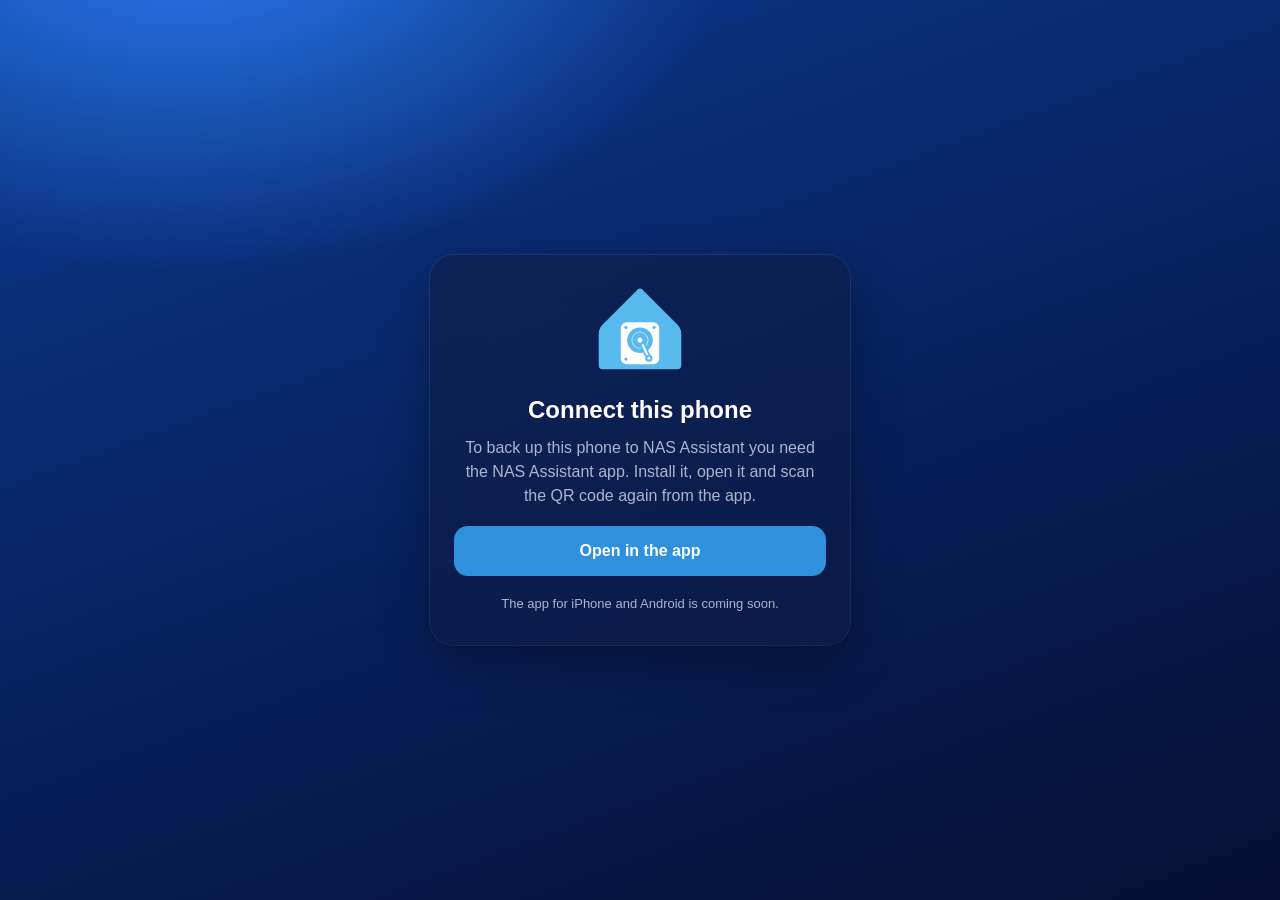
<file: nas_assistant/web/pair.html>
<!doctype html>
<html lang="en">
<head>
  <meta charset="utf-8">
  <meta name="viewport" content="width=device-width, initial-scale=1, viewport-fit=cover">
  <meta name="referrer" content="no-referrer">
  <title>NAS Assistant</title>
  <link rel="icon" href="logo.svg" type="image/svg+xml">
  <style>
    :root { --text: #fff; --muted: rgba(235,240,255,.72); }
    * { box-sizing: border-box; }
    body { margin: 0; min-height: 100vh; display: grid; place-items: center; padding: 24px 16px; color: var(--text);
           font: 16px/1.5 -apple-system, BlinkMacSystemFont, "SF Pro Text", "Segoe UI", Roboto, sans-serif;
           background: radial-gradient(900px 600px at 15% -10%, #2a7bf0 0%, transparent 60%),
                       linear-gradient(160deg, #0b3a91 0%, #071d55 60%, #050f33 100%); }
    .card { width: min(420px, 100%); text-align: center; padding: 32px 24px; border-radius: 24px;
            background: rgba(16,30,72,.62); backdrop-filter: blur(24px); box-shadow: 0 0 0 1px rgba(255,255,255,.08), 0 18px 50px rgba(0,0,0,.3); }
    img { width: 84px; }
    h1 { font-size: 24px; margin: 14px 0 8px; }
    p { color: var(--muted); margin: 0 0 18px; }
    .btn { display: block; width: 100%; padding: 13px; border-radius: 14px; border: 0; font: inherit; font-weight: 600;
           text-decoration: none; color: #fff; background: #2f90dd; margin-top: 10px; }
    .soon { display: block; margin-top: 18px; font-size: 13px; color: var(--muted); }
  </style>
</head>
<body>
  <main class="card">
    <img src="logo.svg" alt="">
    <h1 id="title"></h1>
    <p id="text"></p>
    <a class="btn" id="open"></a>
    <span class="soon" id="soon"></span>
  </main>
  <script>
    // The pairing code is after "#": browsers never send it to the server or to Cloudflare.
    const TEXTS = {
      en: ["Connect this phone", "To back up this phone to NAS Assistant you need the NAS Assistant app. Install it, open it and scan the QR code again from the app.", "Open in the app", "The app for iPhone and Android is coming soon."],
      it: ["Collega questo telefono", "Per fare il backup di questo telefono su NAS Assistant serve l'app NAS Assistant. Installala, aprila e inquadra di nuovo il QR code dall'app.", "Apri nell'app", "L'app per iPhone e Android è in arrivo."],
      es: ["Conecta este teléfono", "Para copiar este teléfono en NAS Assistant necesitas la app NAS Assistant. Instálala, ábrela y vuelve a escanear el código QR desde la app.", "Abrir en la app", "La app para iPhone y Android llegará pronto."],
      fr: ["Connecter ce téléphone", "Pour sauvegarder ce téléphone sur NAS Assistant, il faut l'app NAS Assistant. Installez-la, ouvrez-la et scannez à nouveau le QR code depuis l'app.", "Ouvrir dans l'app", "L'app pour iPhone et Android arrive bientôt."],
      de: ["Dieses Telefon verbinden", "Um dieses Telefon auf NAS Assistant zu sichern, brauchst du die NAS-Assistant-App. Installiere sie, öffne sie und scanne den QR-Code erneut in der App.", "In der App öffnen", "Die App für iPhone und Android kommt bald."],
    };
    const lang = (navigator.languages || [navigator.language]).map((l) => l.slice(0, 2)).find((l) => TEXTS[l]) || "en";
    const [title, text, open, soon] = TEXTS[lang];
    document.documentElement.lang = lang;
    document.getElementById("title").textContent = title;
    document.getElementById("text").textContent = text;
    document.getElementById("soon").textContent = soon;
    const link = document.getElementById("open");
    link.textContent = open;
    link.href = "nasassistant://pair?" + location.hash.slice(1);
  </script>
</body>
</html>
</file>
